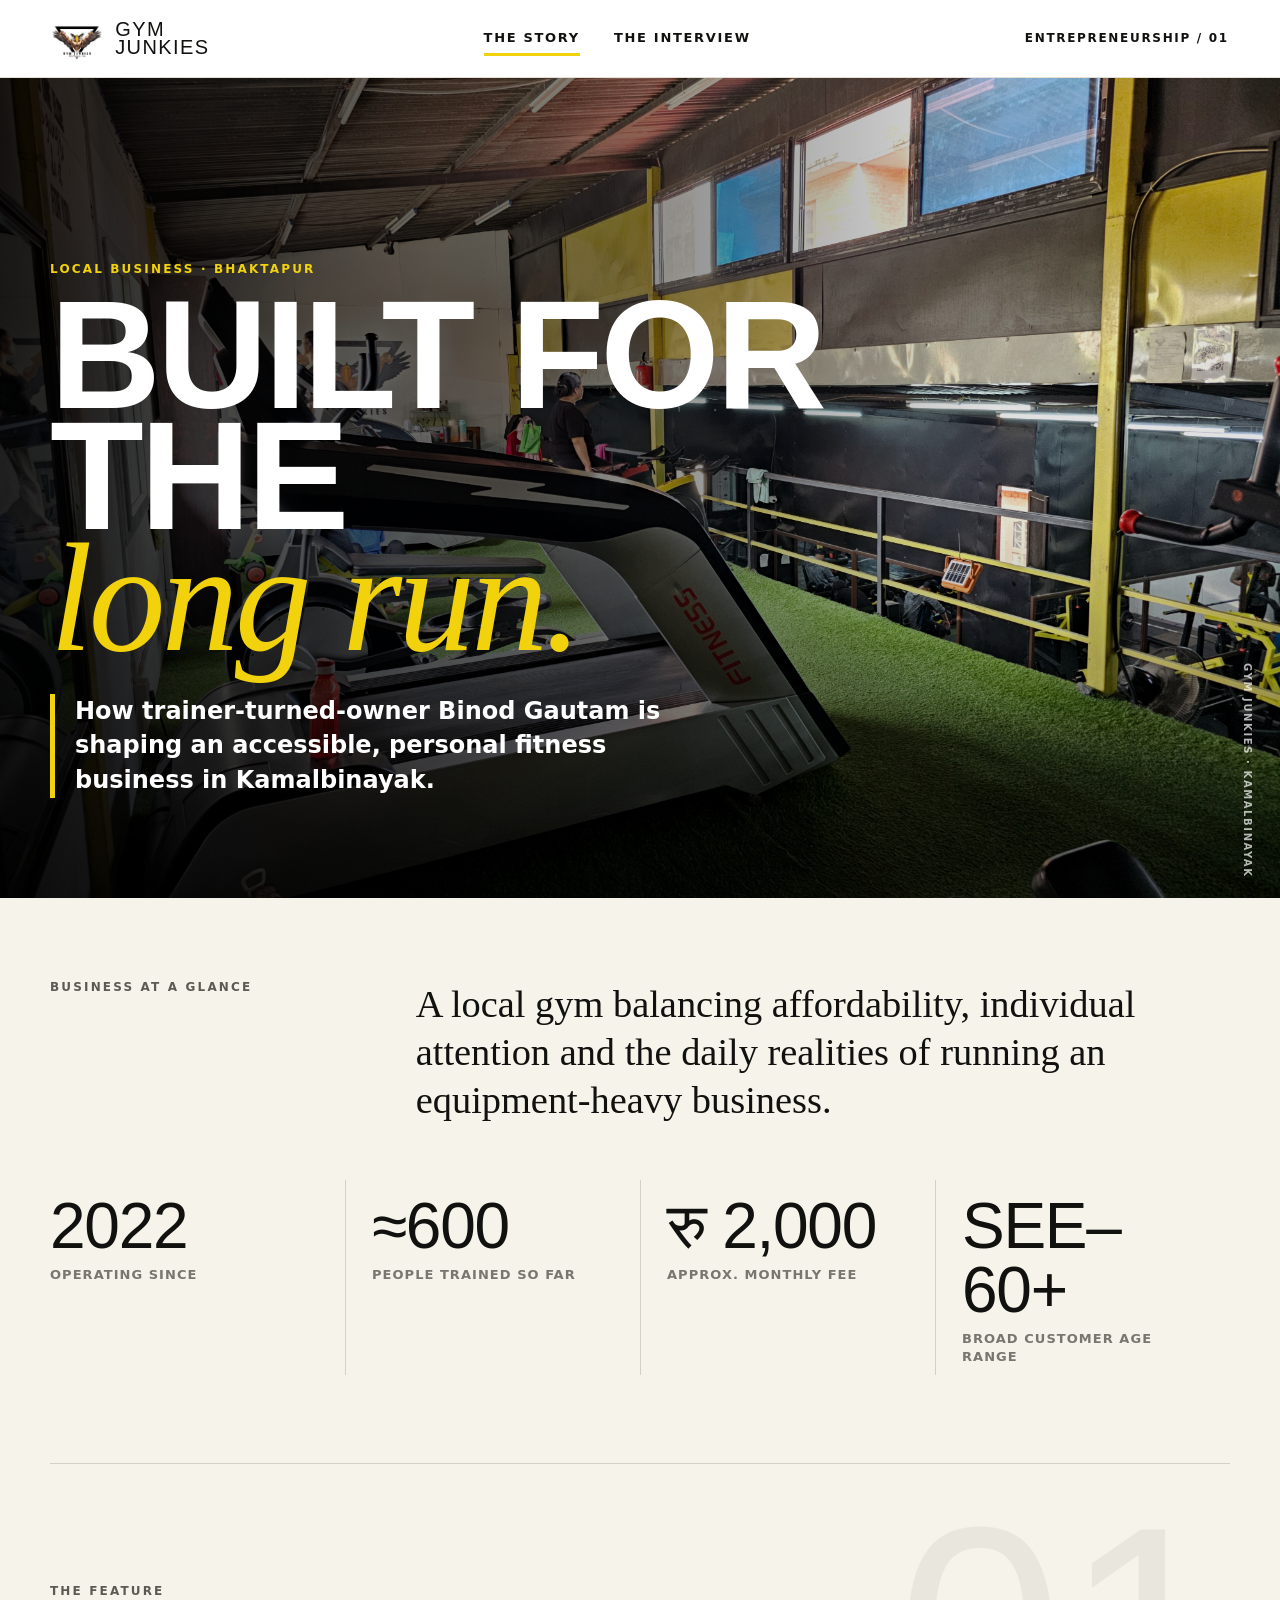
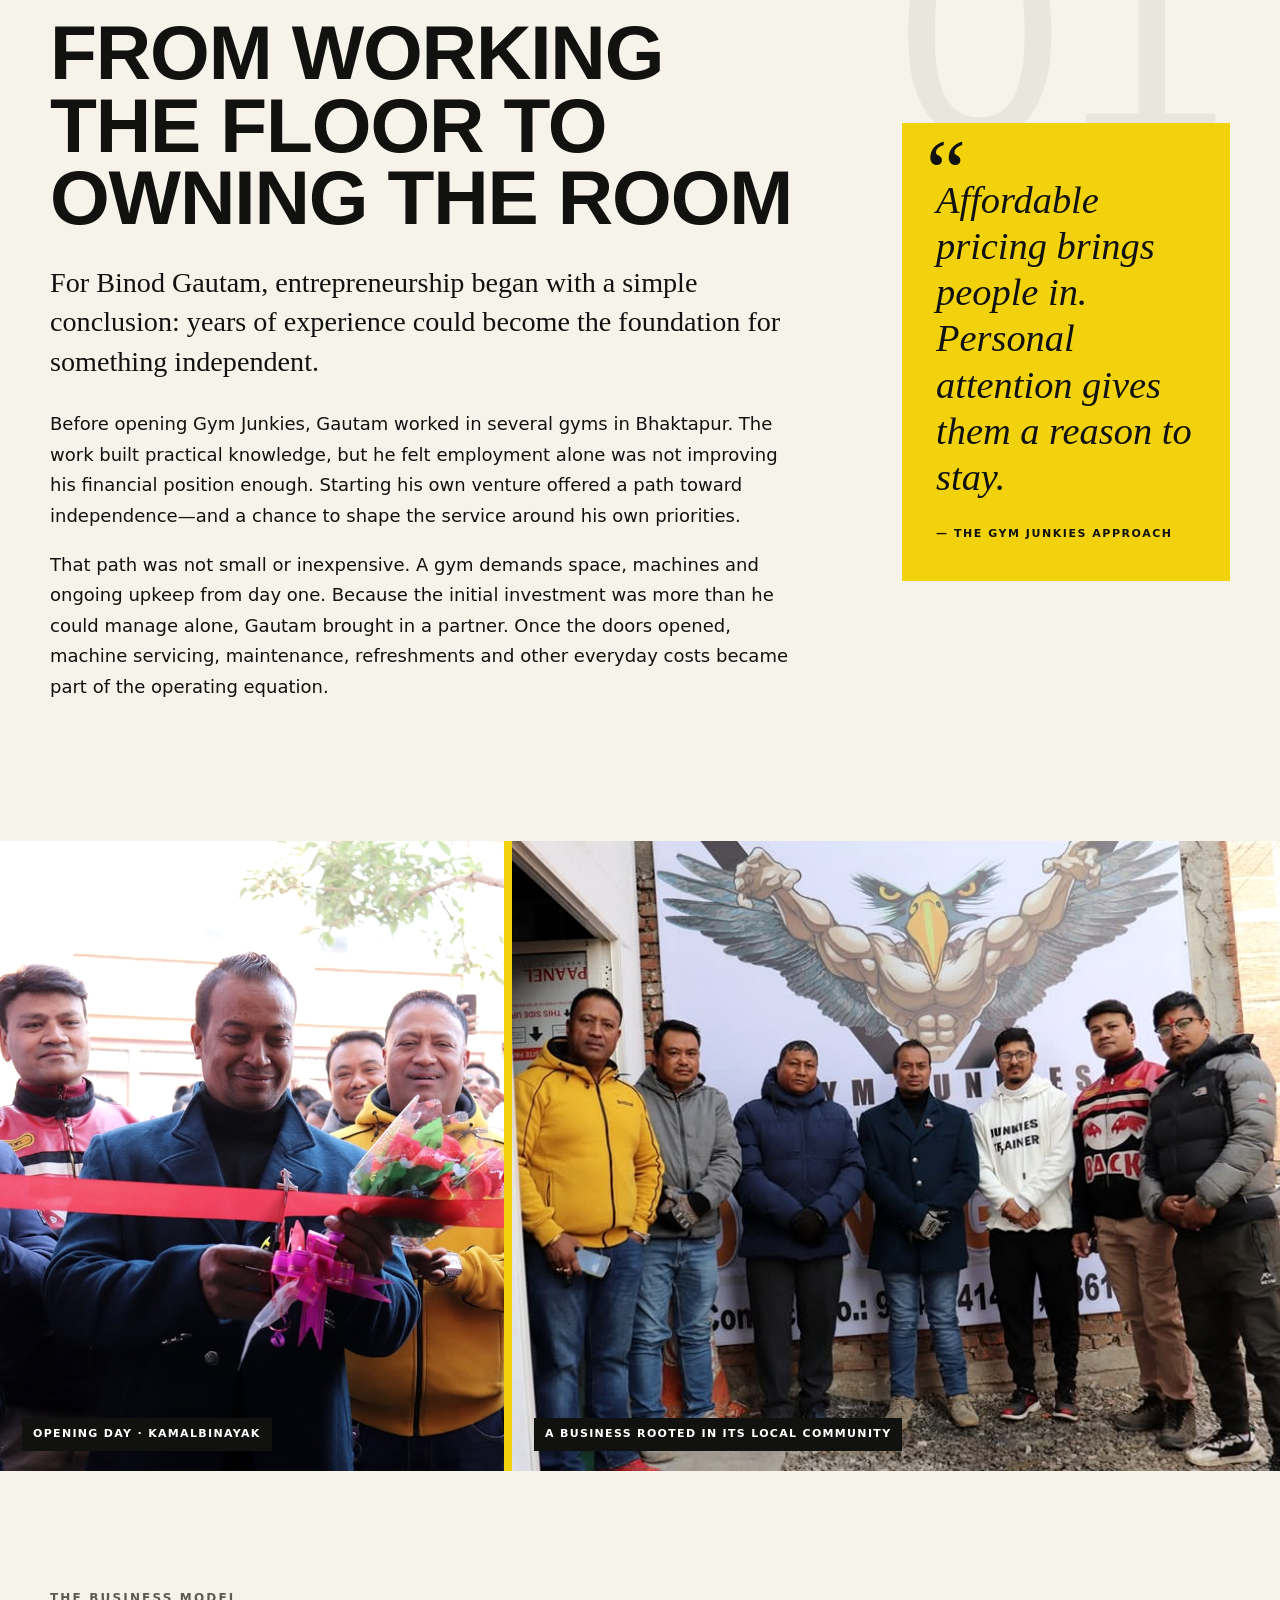
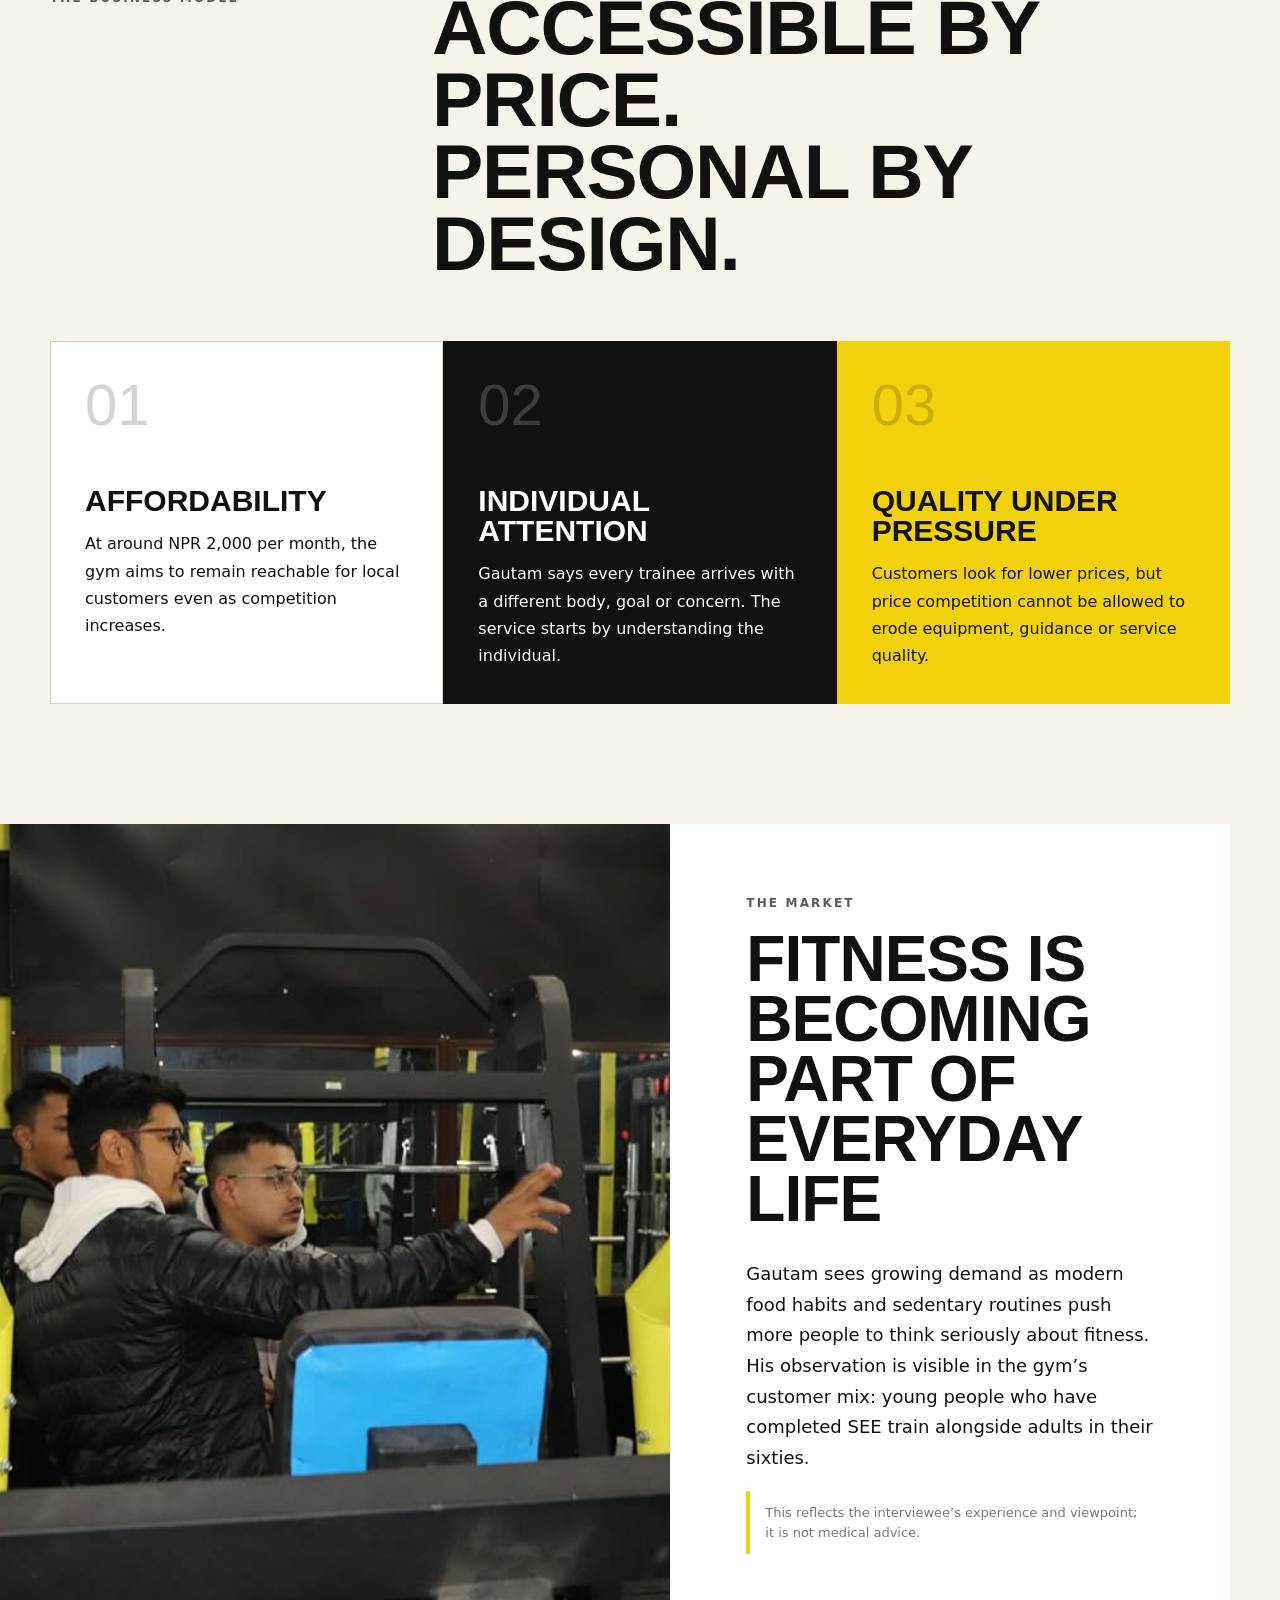
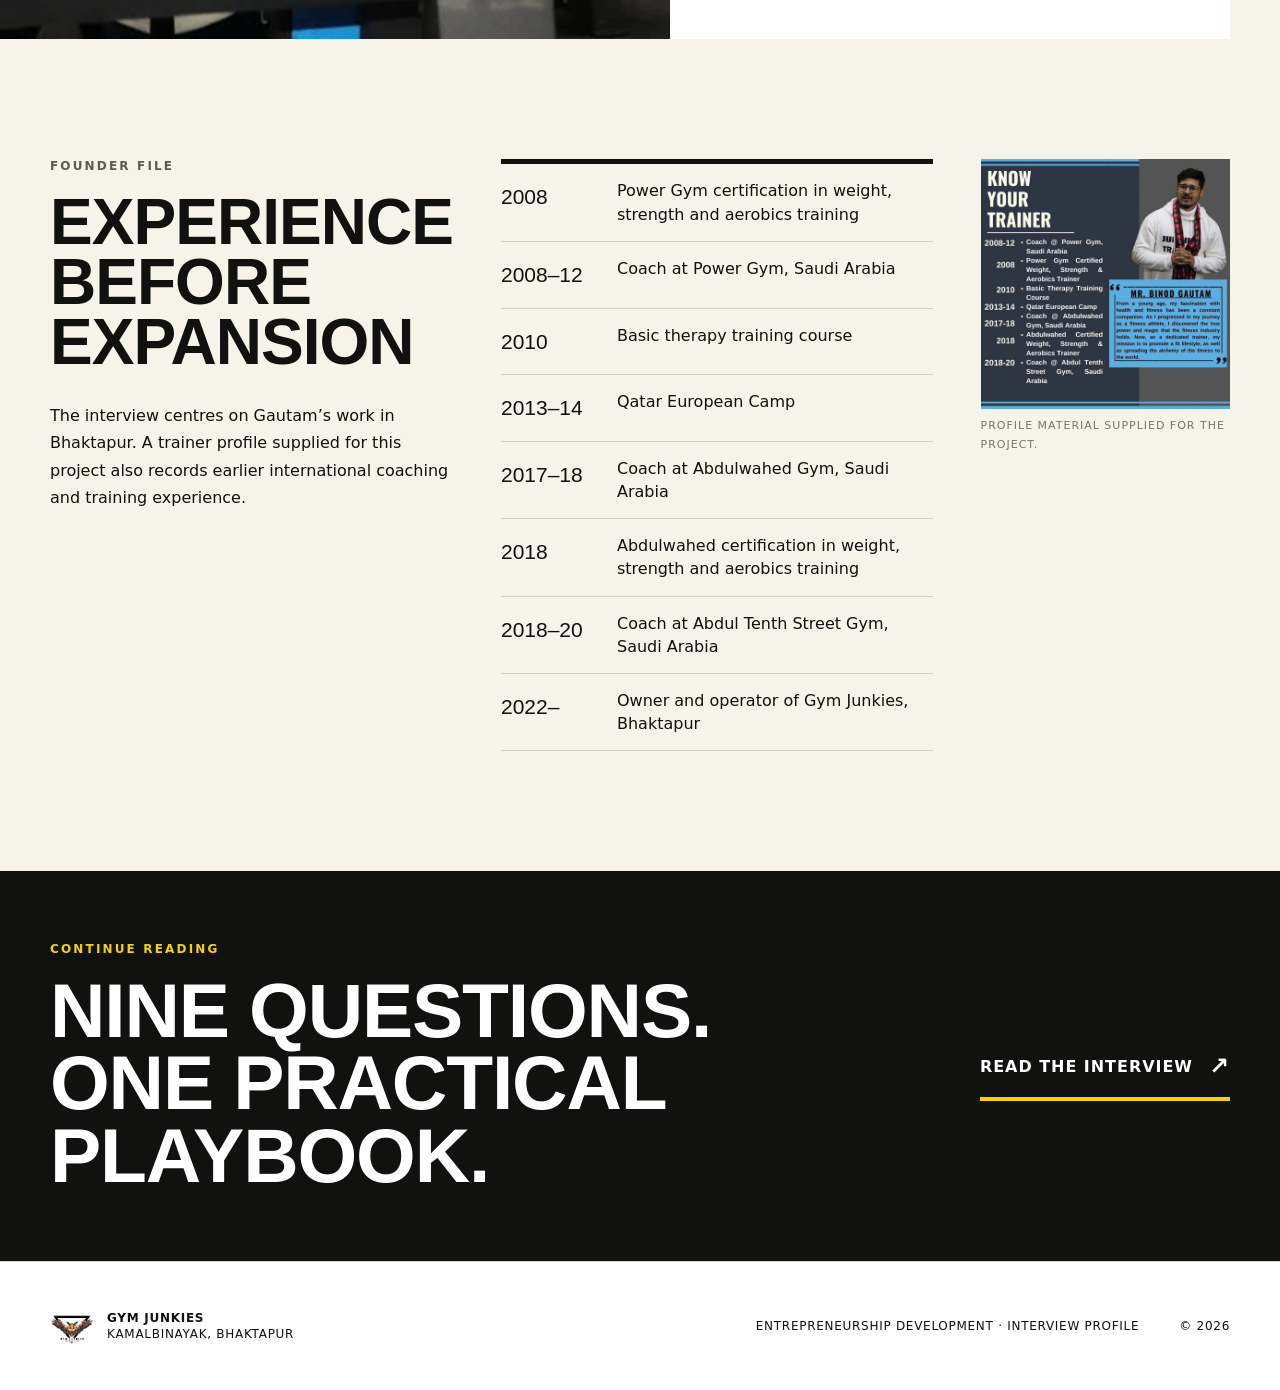
<file: index.html>
<!doctype html>
<html lang="en">
<head>
  <meta charset="utf-8">
  <meta name="viewport" content="width=device-width, initial-scale=1">
  <meta name="description" content="An entrepreneurship profile of Gym Junkies and founder Binod Gautam in Kamalbinayak, Bhaktapur.">
  <meta name="theme-color" content="#f2d20c">
  <title>Gym Junkies — Built for the Long Run</title>
  <link rel="icon" href="assets/logo.jpg" type="image/jpeg">
  <link rel="stylesheet" href="styles.css">
  <script src="script.js" defer></script>
</head>
<body data-page="story">
  <a class="skip-link" href="#main">Skip to content</a>

  <header class="site-header">
    <a class="brand" href="index.html" aria-label="Gym Junkies magazine home">
      <img src="assets/logo.jpg" alt="Gym Junkies eagle logo" width="52" height="52">
      <span>GYM<br>JUNKIES</span>
    </a>
    <button class="menu-button" type="button" aria-expanded="false" aria-controls="site-nav">Menu</button>
    <nav class="site-nav" id="site-nav" aria-label="Main navigation">
      <a href="index.html" data-nav="story">The Story</a>
      <a href="interview.html" data-nav="interview">The Interview</a>
    </nav>
    <span class="issue-tag">ENTREPRENEURSHIP / 01</span>
  </header>

  <main id="main">
    <section class="hero">
      <img class="hero-image" src="assets/gym-interior.jpg" alt="Cardio and strength equipment inside Gym Junkies">
      <div class="hero-shade"></div>
      <div class="hero-copy wrap">
        <p class="eyebrow on-dark">LOCAL BUSINESS · BHAKTAPUR</p>
        <h1>Built for the<br><em>long run.</em></h1>
        <p class="hero-deck">How trainer-turned-owner Binod Gautam is shaping an accessible, personal fitness business in Kamalbinayak.</p>
      </div>
      <p class="hero-credit">GYM JUNKIES · KAMALBINAYAK</p>
    </section>

    <section class="snapshot wrap" aria-label="Business snapshot">
      <div class="snapshot-intro reveal">
        <p class="eyebrow">BUSINESS AT A GLANCE</p>
        <p>A local gym balancing affordability, individual attention and the daily realities of running an equipment-heavy business.</p>
      </div>
      <dl class="stats">
        <div class="reveal"><dt>2022</dt><dd>Operating since</dd></div>
        <div class="reveal"><dt>≈600</dt><dd>People trained so far</dd></div>
        <div class="reveal"><dt>रु 2,000</dt><dd>Approx. monthly fee</dd></div>
        <div class="reveal"><dt>SEE–60+</dt><dd>Broad customer age range</dd></div>
      </dl>
    </section>

    <section class="lead-story wrap">
      <div class="story-number" aria-hidden="true">01</div>
      <article class="story-copy reveal">
        <p class="eyebrow">THE FEATURE</p>
        <h2>From working the floor to owning the room</h2>
        <p class="standfirst">For Binod Gautam, entrepreneurship began with a simple conclusion: years of experience could become the foundation for something independent.</p>
        <p>Before opening Gym Junkies, Gautam worked in several gyms in Bhaktapur. The work built practical knowledge, but he felt employment alone was not improving his financial position enough. Starting his own venture offered a path toward independence—and a chance to shape the service around his own priorities.</p>
        <p>That path was not small or inexpensive. A gym demands space, machines and ongoing upkeep from day one. Because the initial investment was more than he could manage alone, Gautam brought in a partner. Once the doors opened, machine servicing, maintenance, refreshments and other everyday costs became part of the operating equation.</p>
      </article>
      <aside class="pull-quote reveal">
        <span class="quote-mark" aria-hidden="true">“</span>
        <blockquote>Affordable pricing brings people in. Personal attention gives them a reason to stay.</blockquote>
        <p>— THE GYM JUNKIES APPROACH</p>
      </aside>
    </section>

    <section class="photo-band" aria-label="Gym Junkies opening and community">
      <figure class="reveal">
        <img src="assets/opening.jpg" alt="Ribbon-cutting ceremony at Gym Junkies" loading="lazy">
        <figcaption>Opening day · Kamalbinayak</figcaption>
      </figure>
      <figure class="reveal">
        <img src="assets/community.jpg" alt="Guests gathered beside the Gym Junkies sign" loading="lazy">
        <figcaption>A business rooted in its local community</figcaption>
      </figure>
    </section>

    <section class="business-model wrap">
      <header class="section-heading reveal">
        <p class="eyebrow">THE BUSINESS MODEL</p>
        <h2>Accessible by price.<br>Personal by design.</h2>
      </header>
      <div class="model-grid">
        <article class="model-card reveal">
          <span>01</span>
          <h3>Affordability</h3>
          <p>At around NPR 2,000 per month, the gym aims to remain reachable for local customers even as competition increases.</p>
        </article>
        <article class="model-card dark reveal">
          <span>02</span>
          <h3>Individual attention</h3>
          <p>Gautam says every trainee arrives with a different body, goal or concern. The service starts by understanding the individual.</p>
        </article>
        <article class="model-card yellow reveal">
          <span>03</span>
          <h3>Quality under pressure</h3>
          <p>Customers look for lower prices, but price competition cannot be allowed to erode equipment, guidance or service quality.</p>
        </article>
      </div>
    </section>

    <section class="market wrap">
      <div class="market-image reveal">
        <img src="assets/training-floor.jpg" alt="A trainer guiding people among gym machines" loading="lazy">
      </div>
      <div class="market-copy reveal">
        <p class="eyebrow">THE MARKET</p>
        <h2>Fitness is becoming part of everyday life</h2>
        <p>Gautam sees growing demand as modern food habits and sedentary routines push more people to think seriously about fitness. His observation is visible in the gym’s customer mix: young people who have completed SEE train alongside adults in their sixties.</p>
        <p class="note">This reflects the interviewee’s experience and viewpoint; it is not medical advice.</p>
      </div>
    </section>

    <section class="founder wrap">
      <div class="founder-heading reveal">
        <p class="eyebrow">FOUNDER FILE</p>
        <h2>Experience before expansion</h2>
        <p>The interview centres on Gautam’s work in Bhaktapur. A trainer profile supplied for this project also records earlier international coaching and training experience.</p>
      </div>
      <div class="timeline reveal" aria-label="Selected experience">
        <div><time>2008</time><p>Power Gym certification in weight, strength and aerobics training</p></div>
        <div><time>2008–12</time><p>Coach at Power Gym, Saudi Arabia</p></div>
        <div><time>2010</time><p>Basic therapy training course</p></div>
        <div><time>2013–14</time><p>Qatar European Camp</p></div>
        <div><time>2017–18</time><p>Coach at Abdulwahed Gym, Saudi Arabia</p></div>
        <div><time>2018</time><p>Abdulwahed certification in weight, strength and aerobics training</p></div>
        <div><time>2018–20</time><p>Coach at Abdul Tenth Street Gym, Saudi Arabia</p></div>
        <div><time>2022–</time><p>Owner and operator of Gym Junkies, Bhaktapur</p></div>
      </div>
      <figure class="profile-card reveal">
        <img src="assets/founder-profile.webp" alt="Trainer profile of Binod Gautam" loading="lazy">
        <figcaption>Profile material supplied for the project.</figcaption>
      </figure>
    </section>

    <section class="next-page">
      <div class="wrap next-inner reveal">
        <div>
          <p class="eyebrow on-dark">CONTINUE READING</p>
          <h2>Nine questions.<br>One practical playbook.</h2>
        </div>
        <a class="arrow-link" href="interview.html">Read the interview <span aria-hidden="true">↗</span></a>
      </div>
    </section>
  </main>

  <footer class="site-footer">
    <div class="wrap footer-inner">
      <div class="footer-brand">
        <img src="assets/logo.jpg" alt="" width="44" height="44">
        <p><strong>GYM JUNKIES</strong><br>Kamalbinayak, Bhaktapur</p>
      </div>
      <p>Entrepreneurship Development · Interview profile</p>
      <p>© <span data-year></span></p>
    </div>
  </footer>
</body>
</html>
</file>
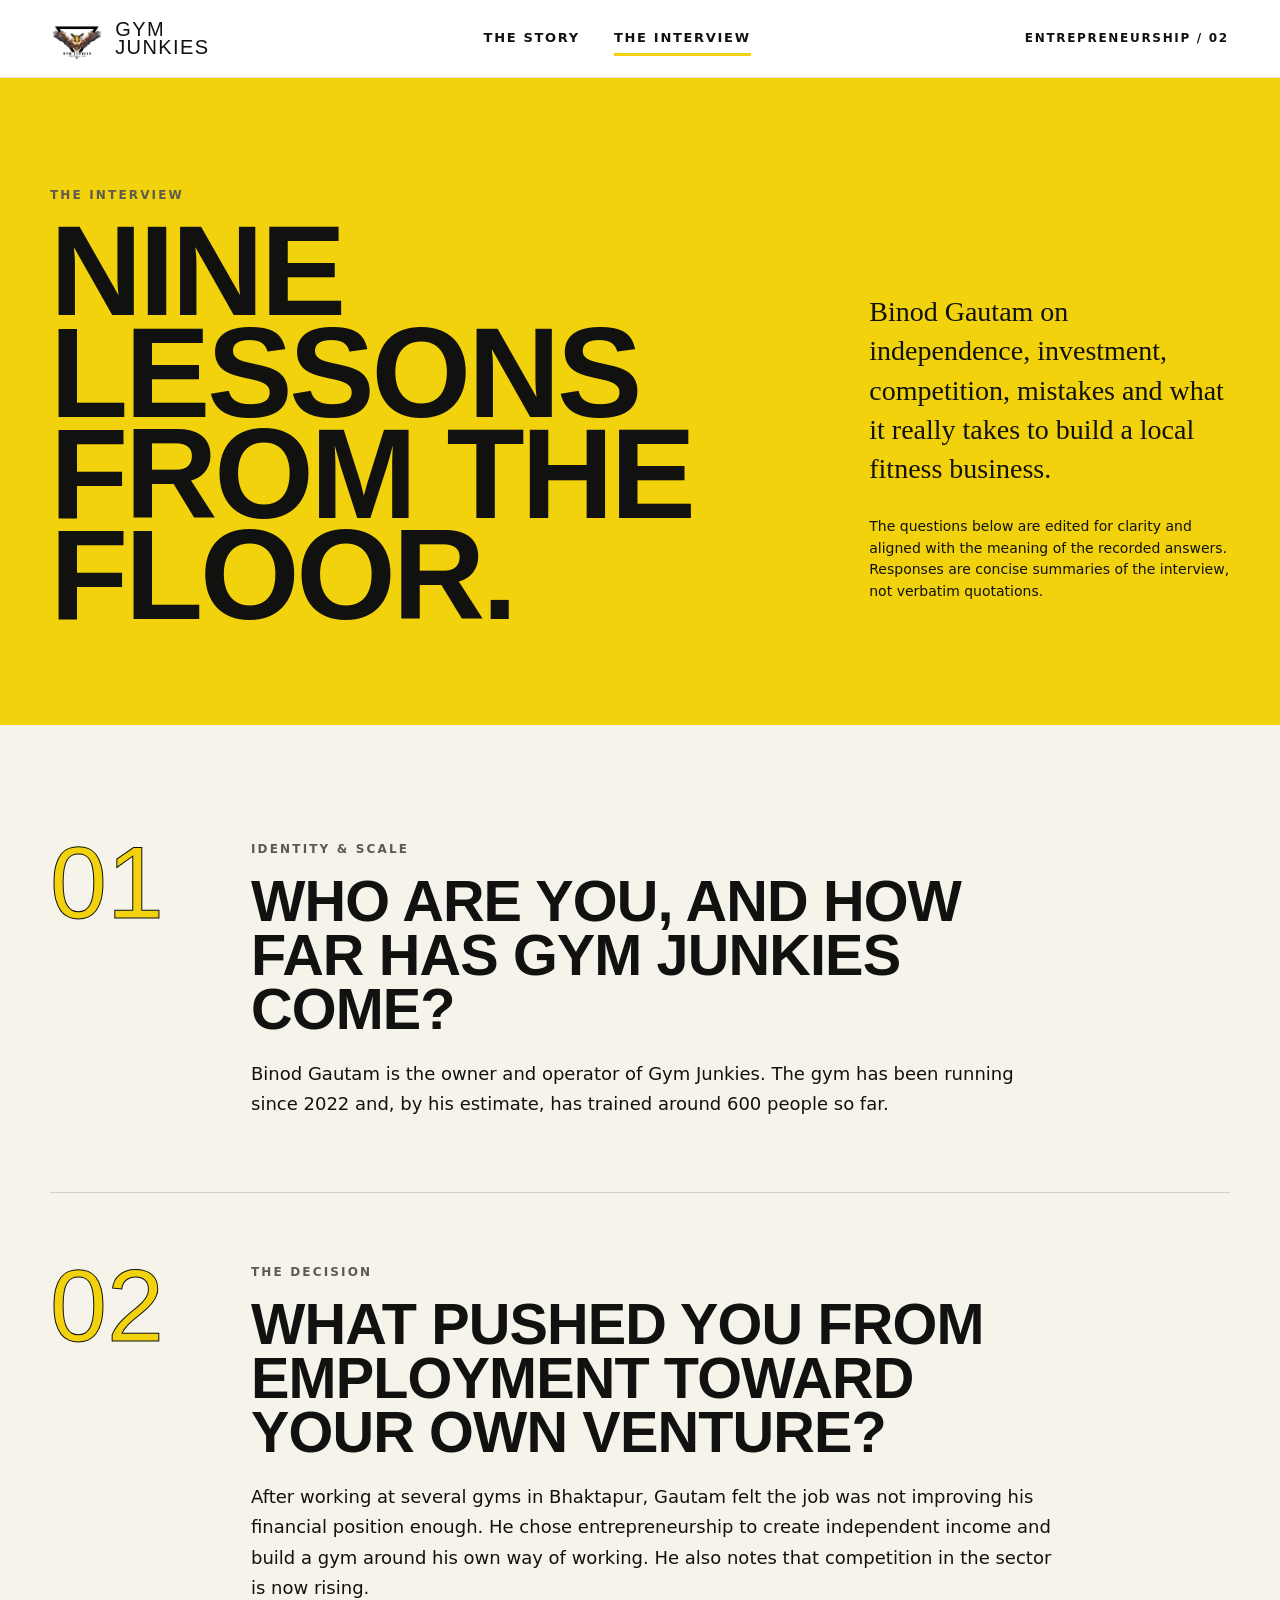
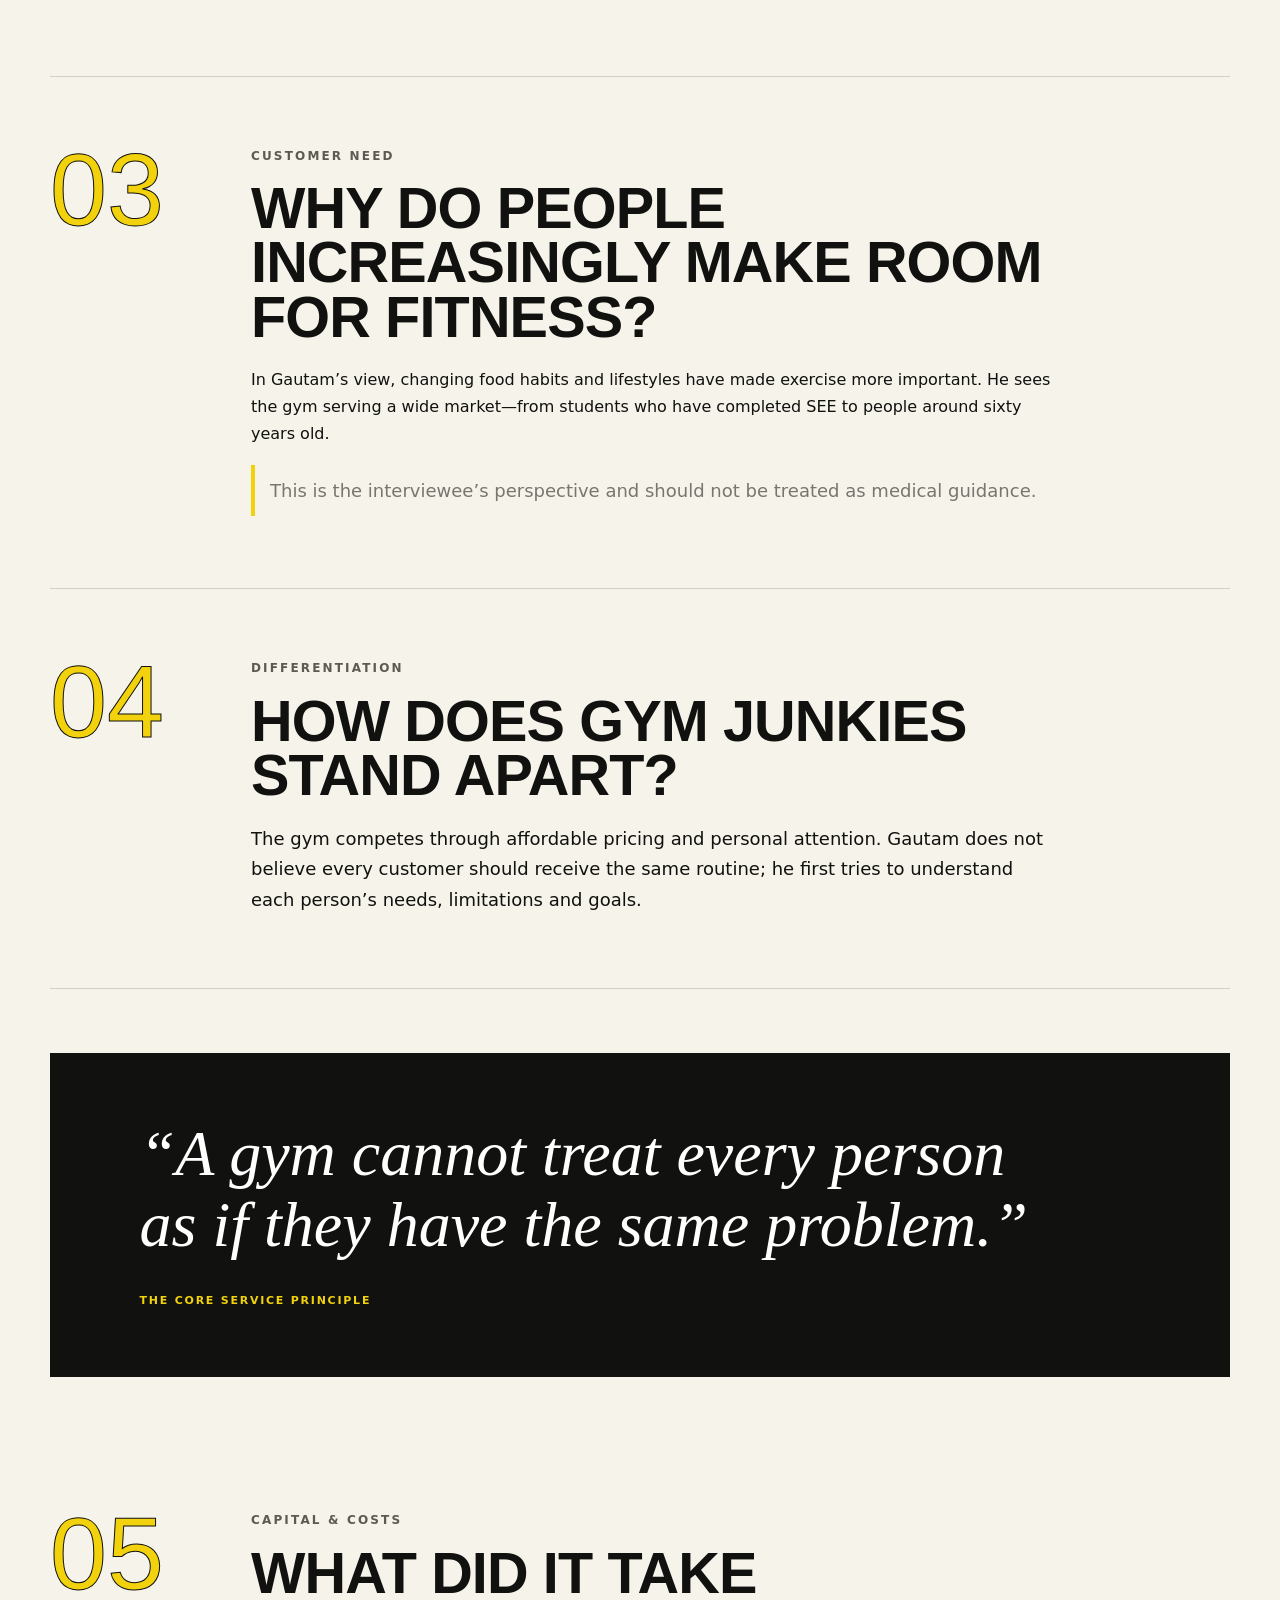
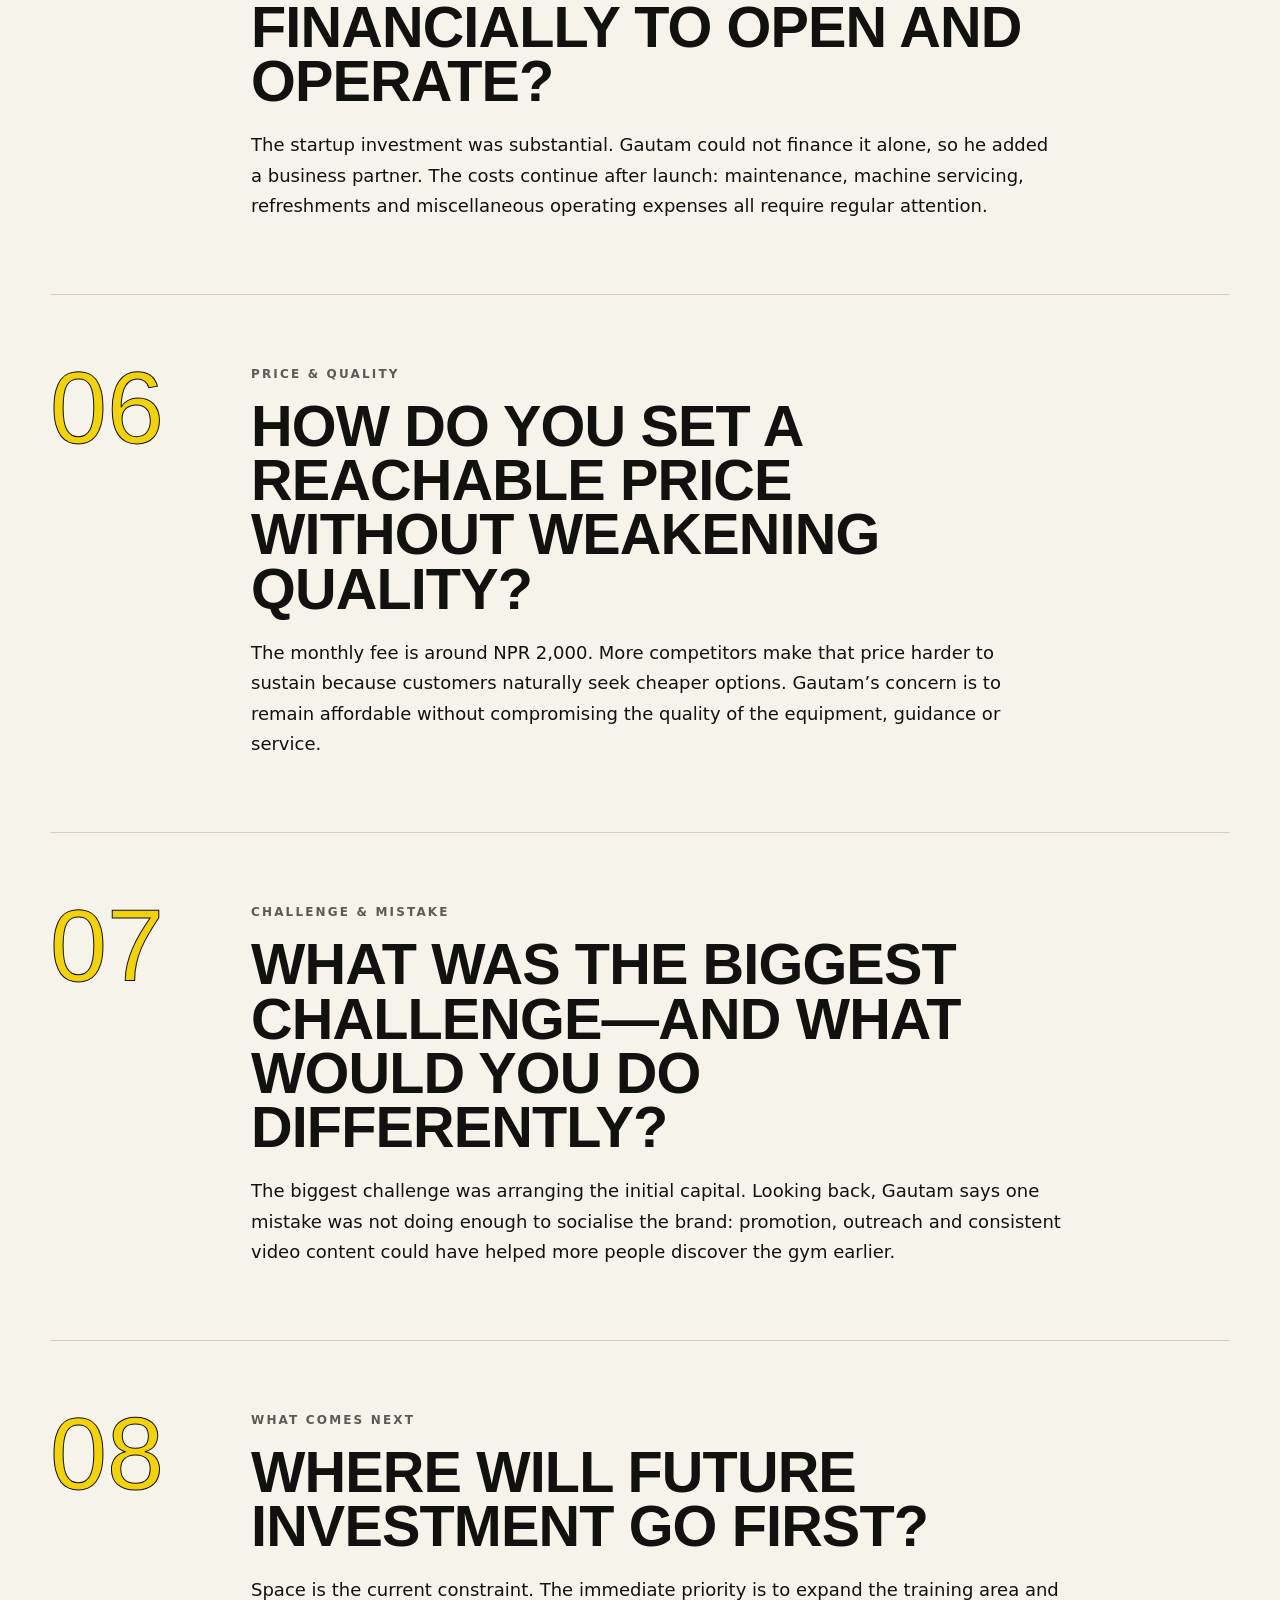
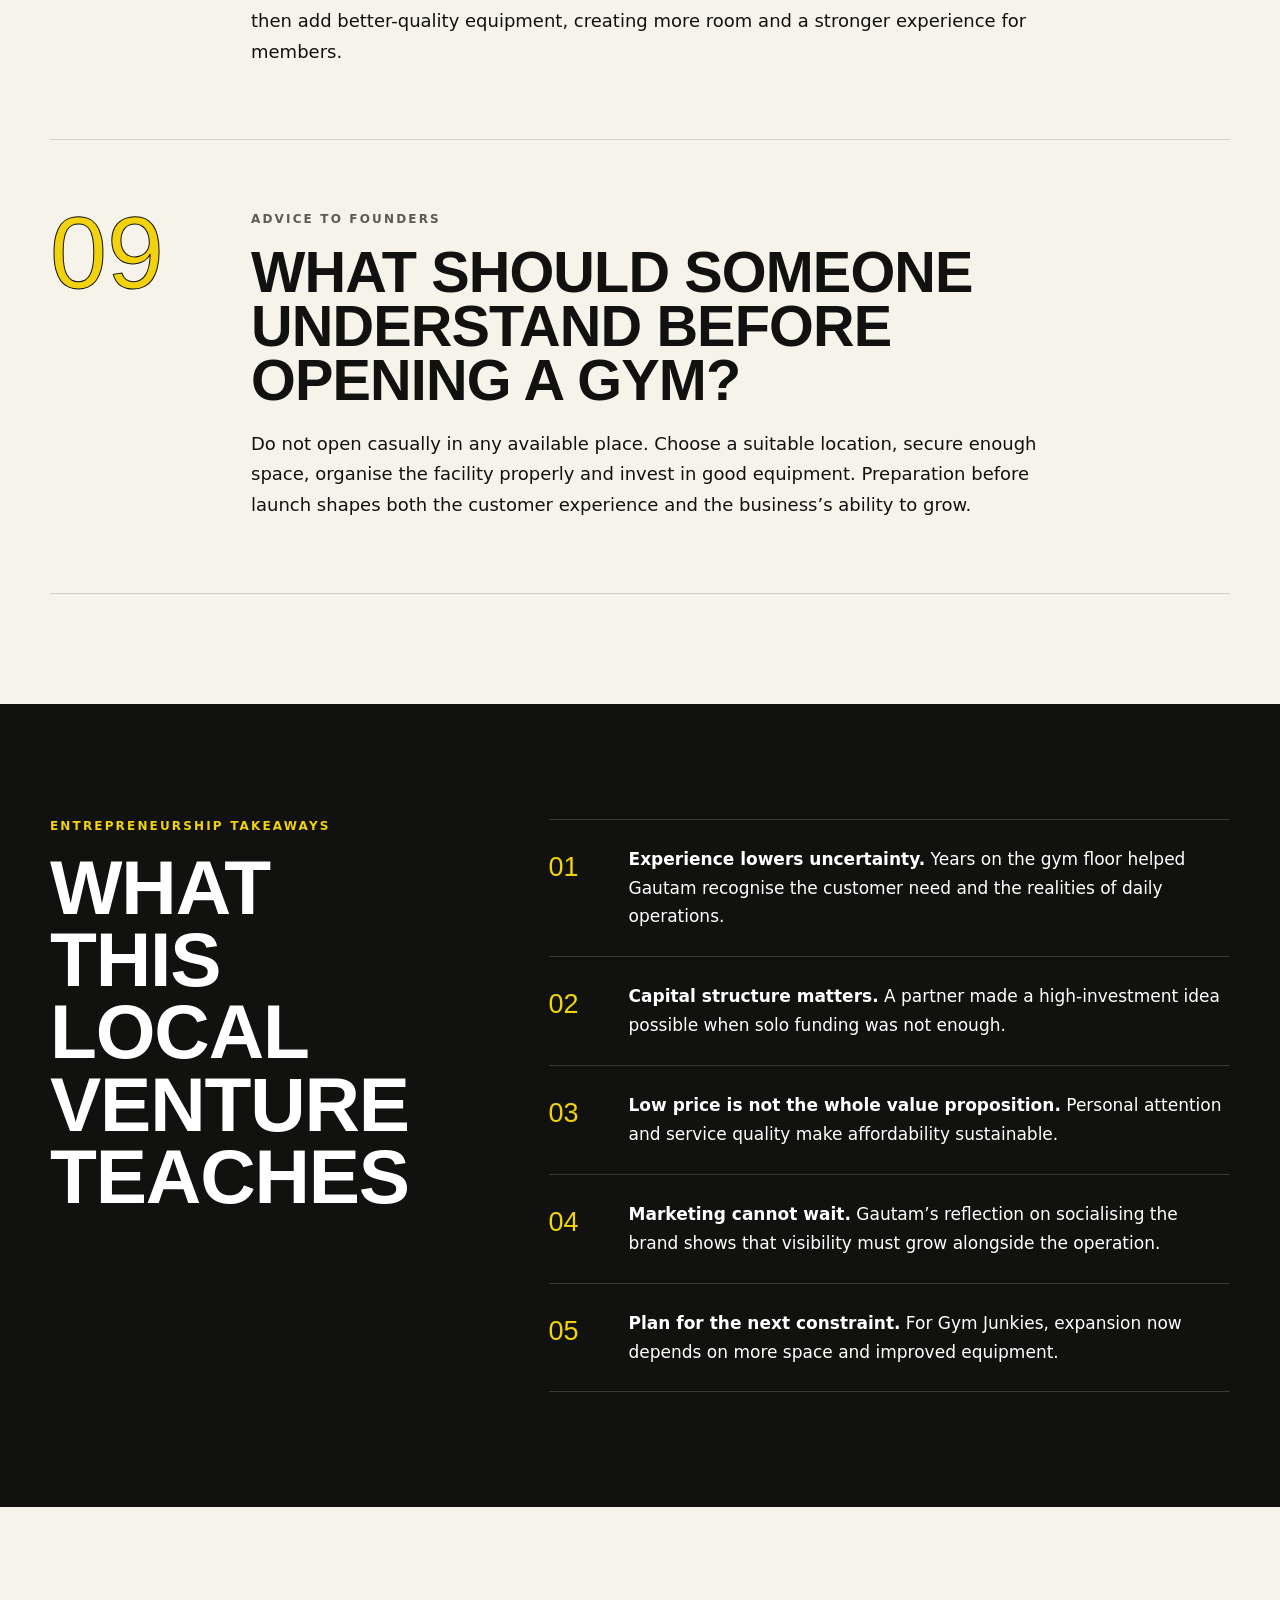
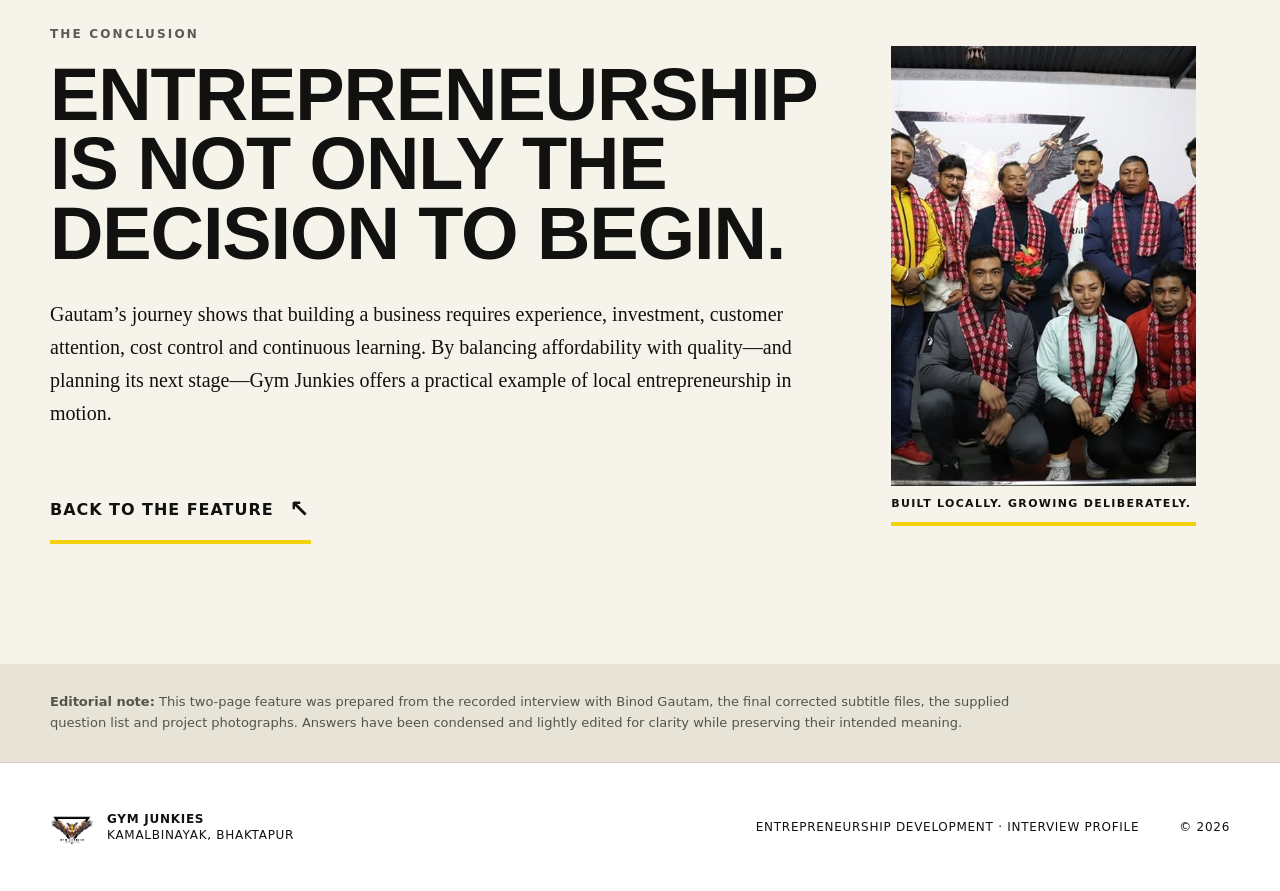
<file: interview.html>
<!doctype html>
<html lang="en">
<head>
  <meta charset="utf-8">
  <meta name="viewport" content="width=device-width, initial-scale=1">
  <meta name="description" content="Nine entrepreneurship lessons from Gym Junkies owner Binod Gautam.">
  <meta name="theme-color" content="#f2d20c">
  <title>The Interview — Gym Junkies</title>
  <link rel="icon" href="assets/logo.jpg" type="image/jpeg">
  <link rel="stylesheet" href="styles.css">
  <script src="script.js" defer></script>
</head>
<body data-page="interview">
  <a class="skip-link" href="#main">Skip to content</a>

  <header class="site-header">
    <a class="brand" href="index.html" aria-label="Gym Junkies magazine home">
      <img src="assets/logo.jpg" alt="Gym Junkies eagle logo" width="52" height="52">
      <span>GYM<br>JUNKIES</span>
    </a>
    <button class="menu-button" type="button" aria-expanded="false" aria-controls="site-nav">Menu</button>
    <nav class="site-nav" id="site-nav" aria-label="Main navigation">
      <a href="index.html" data-nav="story">The Story</a>
      <a href="interview.html" data-nav="interview">The Interview</a>
    </nav>
    <span class="issue-tag">ENTREPRENEURSHIP / 02</span>
  </header>

  <main id="main">
    <section class="interview-hero">
      <div class="wrap interview-hero-grid">
        <div class="reveal">
          <p class="eyebrow">THE INTERVIEW</p>
          <h1>Nine lessons<br>from the floor.</h1>
        </div>
        <div class="interview-intro reveal">
          <p class="standfirst">Binod Gautam on independence, investment, competition, mistakes and what it really takes to build a local fitness business.</p>
          <p>The questions below are edited for clarity and aligned with the meaning of the recorded answers. Responses are concise summaries of the interview, not verbatim quotations.</p>
        </div>
      </div>
    </section>

    <section class="interview-list wrap" aria-label="Interview questions and answers">
      <article class="qa reveal">
        <div class="qa-number">01</div>
        <div class="qa-body">
          <p class="eyebrow">IDENTITY & SCALE</p>
          <h2>Who are you, and how far has Gym Junkies come?</h2>
          <p>Binod Gautam is the owner and operator of Gym Junkies. The gym has been running since 2022 and, by his estimate, has trained around 600 people so far.</p>
        </div>
      </article>

      <article class="qa reveal">
        <div class="qa-number">02</div>
        <div class="qa-body">
          <p class="eyebrow">THE DECISION</p>
          <h2>What pushed you from employment toward your own venture?</h2>
          <p>After working at several gyms in Bhaktapur, Gautam felt the job was not improving his financial position enough. He chose entrepreneurship to create independent income and build a gym around his own way of working. He also notes that competition in the sector is now rising.</p>
        </div>
      </article>

      <article class="qa reveal">
        <div class="qa-number">03</div>
        <div class="qa-body">
          <p class="eyebrow">CUSTOMER NEED</p>
          <h2>Why do people increasingly make room for fitness?</h2>
          <p>In Gautam’s view, changing food habits and lifestyles have made exercise more important. He sees the gym serving a wide market—from students who have completed SEE to people around sixty years old.</p>
          <p class="note">This is the interviewee’s perspective and should not be treated as medical guidance.</p>
        </div>
      </article>

      <article class="qa reveal">
        <div class="qa-number">04</div>
        <div class="qa-body">
          <p class="eyebrow">DIFFERENTIATION</p>
          <h2>How does Gym Junkies stand apart?</h2>
          <p>The gym competes through affordable pricing and personal attention. Gautam does not believe every customer should receive the same routine; he first tries to understand each person’s needs, limitations and goals.</p>
        </div>
      </article>

      <aside class="mid-quote reveal">
        <p>“A gym cannot treat every person as if they have the same problem.”</p>
        <span>THE CORE SERVICE PRINCIPLE</span>
      </aside>

      <article class="qa reveal">
        <div class="qa-number">05</div>
        <div class="qa-body">
          <p class="eyebrow">CAPITAL & COSTS</p>
          <h2>What did it take financially to open and operate?</h2>
          <p>The startup investment was substantial. Gautam could not finance it alone, so he added a business partner. The costs continue after launch: maintenance, machine servicing, refreshments and miscellaneous operating expenses all require regular attention.</p>
        </div>
      </article>

      <article class="qa reveal">
        <div class="qa-number">06</div>
        <div class="qa-body">
          <p class="eyebrow">PRICE & QUALITY</p>
          <h2>How do you set a reachable price without weakening quality?</h2>
          <p>The monthly fee is around NPR 2,000. More competitors make that price harder to sustain because customers naturally seek cheaper options. Gautam’s concern is to remain affordable without compromising the quality of the equipment, guidance or service.</p>
        </div>
      </article>

      <article class="qa reveal">
        <div class="qa-number">07</div>
        <div class="qa-body">
          <p class="eyebrow">CHALLENGE & MISTAKE</p>
          <h2>What was the biggest challenge—and what would you do differently?</h2>
          <p>The biggest challenge was arranging the initial capital. Looking back, Gautam says one mistake was not doing enough to socialise the brand: promotion, outreach and consistent video content could have helped more people discover the gym earlier.</p>
        </div>
      </article>

      <article class="qa reveal">
        <div class="qa-number">08</div>
        <div class="qa-body">
          <p class="eyebrow">WHAT COMES NEXT</p>
          <h2>Where will future investment go first?</h2>
          <p>Space is the current constraint. The immediate priority is to expand the training area and then add better-quality equipment, creating more room and a stronger experience for members.</p>
        </div>
      </article>

      <article class="qa reveal">
        <div class="qa-number">09</div>
        <div class="qa-body">
          <p class="eyebrow">ADVICE TO FOUNDERS</p>
          <h2>What should someone understand before opening a gym?</h2>
          <p>Do not open casually in any available place. Choose a suitable location, secure enough space, organise the facility properly and invest in good equipment. Preparation before launch shapes both the customer experience and the business’s ability to grow.</p>
        </div>
      </article>
    </section>

    <section class="lessons">
      <div class="wrap lessons-grid">
        <header class="reveal">
          <p class="eyebrow on-dark">ENTREPRENEURSHIP TAKEAWAYS</p>
          <h2>What this local venture teaches</h2>
        </header>
        <ol class="lesson-list">
          <li class="reveal"><span>01</span><p><strong>Experience lowers uncertainty.</strong> Years on the gym floor helped Gautam recognise the customer need and the realities of daily operations.</p></li>
          <li class="reveal"><span>02</span><p><strong>Capital structure matters.</strong> A partner made a high-investment idea possible when solo funding was not enough.</p></li>
          <li class="reveal"><span>03</span><p><strong>Low price is not the whole value proposition.</strong> Personal attention and service quality make affordability sustainable.</p></li>
          <li class="reveal"><span>04</span><p><strong>Marketing cannot wait.</strong> Gautam’s reflection on socialising the brand shows that visibility must grow alongside the operation.</p></li>
          <li class="reveal"><span>05</span><p><strong>Plan for the next constraint.</strong> For Gym Junkies, expansion now depends on more space and improved equipment.</p></li>
        </ol>
      </div>
    </section>

    <section class="closing wrap">
      <div class="closing-copy reveal">
        <p class="eyebrow">THE CONCLUSION</p>
        <h2>Entrepreneurship is not only the decision to begin.</h2>
        <p>Gautam’s journey shows that building a business requires experience, investment, customer attention, cost control and continuous learning. By balancing affordability with quality—and planning its next stage—Gym Junkies offers a practical example of local entrepreneurship in motion.</p>
        <a class="arrow-link dark-link" href="index.html">Back to the feature <span aria-hidden="true">↖</span></a>
      </div>
      <figure class="closing-image reveal">
        <img src="assets/team.jpg" alt="Gym Junkies team and guests inside the gym" loading="lazy">
        <figcaption>Built locally. Growing deliberately.</figcaption>
      </figure>
    </section>

    <section class="source-note">
      <div class="wrap">
        <p><strong>Editorial note:</strong> This two-page feature was prepared from the recorded interview with Binod Gautam, the final corrected subtitle files, the supplied question list and project photographs. Answers have been condensed and lightly edited for clarity while preserving their intended meaning.</p>
      </div>
    </section>
  </main>

  <footer class="site-footer">
    <div class="wrap footer-inner">
      <div class="footer-brand">
        <img src="assets/logo.jpg" alt="" width="44" height="44">
        <p><strong>GYM JUNKIES</strong><br>Kamalbinayak, Bhaktapur</p>
      </div>
      <p>Entrepreneurship Development · Interview profile</p>
      <p>© <span data-year></span></p>
    </div>
  </footer>
</body>
</html>
</file>
<file: styles.css>
:root {
  --ink: #11110f;
  --paper: #f5f3ea;
  --white: #fff;
  --yellow: #f2d20c;
  --muted: #77766f;
  --line: #d4d0c3;
  --display: Impact, Haettenschweiler, "Arial Narrow Bold", sans-serif;
  --sans: Inter, ui-sans-serif, system-ui, -apple-system, BlinkMacSystemFont, "Segoe UI", sans-serif;
  --serif: Georgia, "Times New Roman", serif;
}

* { box-sizing: border-box; }
html { scroll-behavior: smooth; }
body {
  margin: 0;
  color: var(--ink);
  background: var(--paper);
  font-family: var(--sans);
  font-size: 16px;
  line-height: 1.7;
}
img { display: block; max-width: 100%; }
a { color: inherit; }
button { font: inherit; }
.wrap { width: min(1180px, calc(100% - 40px)); margin-inline: auto; }
.skip-link { position: fixed; top: 10px; left: 10px; z-index: 100; transform: translateY(-160%); background: var(--yellow); padding: 10px 16px; font-weight: 800; }
.skip-link:focus { transform: translateY(0); }

.site-header {
  min-height: 78px;
  display: grid;
  grid-template-columns: auto 1fr auto;
  align-items: center;
  gap: 36px;
  padding: 10px clamp(20px, 4vw, 64px);
  background: var(--white);
  border-bottom: 1px solid #e4e0d5;
  position: relative;
  z-index: 20;
}
.brand { display: inline-flex; align-items: center; gap: 12px; text-decoration: none; font-family: var(--display); font-size: 20px; line-height: .86; letter-spacing: .07em; }
.brand img { width: 52px; height: 52px; object-fit: contain; }
.site-nav { display: flex; justify-self: center; gap: 34px; }
.site-nav a { position: relative; text-decoration: none; text-transform: uppercase; font-size: 13px; letter-spacing: .13em; font-weight: 800; padding: 8px 0; }
.site-nav a::after { content: ""; position: absolute; left: 0; right: 100%; bottom: 2px; height: 3px; background: var(--yellow); transition: right .2s ease; }
.site-nav a:hover::after, .site-nav a[aria-current="page"]::after { right: 0; }
.issue-tag { font-size: 12px; letter-spacing: .14em; font-weight: 800; }
.menu-button { display: none; border: 0; background: var(--ink); color: var(--white); padding: 9px 13px; text-transform: uppercase; font-weight: 800; letter-spacing: .08em; }

.hero { min-height: min(820px, calc(100vh - 78px)); position: relative; display: grid; align-items: end; overflow: hidden; background: var(--ink); color: var(--white); }
.hero-image, .hero-shade { position: absolute; inset: 0; width: 100%; height: 100%; }
.hero-image { object-fit: cover; object-position: 50% 54%; filter: saturate(.84) contrast(1.08); }
.hero-shade { background: linear-gradient(90deg, rgba(0,0,0,.88) 0%, rgba(0,0,0,.46) 50%, rgba(0,0,0,.12) 78%), linear-gradient(0deg, rgba(0,0,0,.45), transparent 45%); }
.hero-copy { position: relative; z-index: 2; padding-bottom: clamp(56px, 8vw, 100px); }
.eyebrow { margin: 0 0 18px; font-size: 12px; line-height: 1.2; letter-spacing: .18em; font-weight: 900; color: #5c5a52; }
.eyebrow.on-dark { color: var(--yellow); }
.hero h1, .interview-hero h1 { margin: 0; max-width: 900px; font-family: var(--display); font-size: clamp(74px, 12vw, 172px); line-height: .79; letter-spacing: -.025em; text-transform: uppercase; font-weight: 900; }
.hero h1 em { color: var(--yellow); font-family: var(--serif); font-weight: 400; text-transform: lowercase; }
.hero-deck { max-width: 650px; margin: 34px 0 0; padding-left: 20px; border-left: 5px solid var(--yellow); font-size: clamp(18px, 2vw, 24px); line-height: 1.45; font-weight: 600; }
.hero-credit { position: absolute; right: 24px; bottom: 20px; z-index: 2; margin: 0; writing-mode: vertical-rl; font-size: 10px; letter-spacing: .16em; font-weight: 800; color: rgba(255,255,255,.7); }

.snapshot { padding: 82px 0 88px; border-bottom: 1px solid var(--line); }
.snapshot-intro { display: grid; grid-template-columns: .72fr 1.8fr; align-items: start; gap: 40px; margin-bottom: 56px; }
.snapshot-intro p:last-child { max-width: 760px; margin: 0; font-family: var(--serif); font-size: clamp(24px, 3vw, 42px); line-height: 1.25; }
.stats { display: grid; grid-template-columns: repeat(4, 1fr); margin: 0; }
.stats > div { padding: 14px 26px 10px; border-left: 1px solid var(--line); }
.stats > div:first-child { padding-left: 0; border-left: 0; }
.stats dt { font-family: var(--display); font-size: clamp(38px, 5vw, 68px); line-height: 1; letter-spacing: -.02em; }
.stats dd { margin: 8px 0 0; color: var(--muted); font-size: 13px; line-height: 1.35; font-weight: 800; text-transform: uppercase; letter-spacing: .08em; }

.lead-story { position: relative; display: grid; grid-template-columns: minmax(0, 1.6fr) minmax(280px, .7fr); gap: clamp(52px, 8vw, 110px); padding: 120px 0; }
.story-number { position: absolute; top: 48px; right: 0; color: rgba(17,17,15,.055); font-family: var(--display); font-size: 300px; line-height: .8; pointer-events: none; }
.story-copy, .pull-quote { position: relative; z-index: 1; }
.story-copy h2, .section-heading h2, .market-copy h2, .founder-heading h2, .next-inner h2, .qa h2, .lessons h2, .closing h2 { margin: 0 0 30px; font-family: var(--display); font-size: clamp(46px, 6vw, 82px); line-height: .94; letter-spacing: -.015em; text-transform: uppercase; }
.standfirst { margin: 0 0 28px; font-family: var(--serif); font-size: clamp(21px, 2.2vw, 29px); line-height: 1.4; }
.story-copy > p:not(.eyebrow):not(.standfirst) { max-width: 760px; font-size: 18px; }
.pull-quote { align-self: center; padding: 54px 34px 38px; background: var(--yellow); }
.quote-mark { position: absolute; top: 4px; left: 24px; font-family: var(--serif); font-size: 90px; line-height: 1; }
.pull-quote blockquote { margin: 0; font-family: var(--serif); font-size: clamp(27px, 3vw, 40px); line-height: 1.2; font-style: italic; }
.pull-quote p { margin: 25px 0 0; font-size: 11px; letter-spacing: .14em; font-weight: 900; }

.photo-band { display: grid; grid-template-columns: .8fr 1.2fr; min-height: 540px; background: var(--ink); }
.photo-band figure { position: relative; margin: 0; overflow: hidden; min-height: 480px; }
.photo-band figure:first-child { border-right: 8px solid var(--yellow); }
.photo-band img { width: 100%; height: 100%; object-fit: cover; filter: grayscale(.12) contrast(1.05); transition: transform .5s ease; }
.photo-band figure:hover img { transform: scale(1.025); }
.photo-band figure:first-child img { object-position: 50% 44%; }
.photo-band figcaption { position: absolute; left: 22px; bottom: 20px; color: var(--white); background: var(--ink); padding: 7px 11px; font-size: 11px; letter-spacing: .12em; text-transform: uppercase; font-weight: 800; }

.business-model { padding: 120px 0; }
.section-heading { display: grid; grid-template-columns: .6fr 1.4fr; gap: 40px; margin-bottom: 62px; }
.section-heading h2 { margin: 0; }
.model-grid { display: grid; grid-template-columns: repeat(3, 1fr); }
.model-card { min-height: 330px; padding: 34px; background: var(--white); border: 1px solid var(--line); }
.model-card.dark { background: var(--ink); color: var(--white); border-color: var(--ink); }
.model-card.yellow { background: var(--yellow); border-color: var(--yellow); }
.model-card span { display: block; font-family: var(--display); font-size: 58px; line-height: 1; opacity: .18; }
.model-card h3 { margin: 52px 0 14px; font-family: var(--display); font-size: 30px; line-height: 1; text-transform: uppercase; }
.model-card p { margin: 0; }

.market { display: grid; grid-template-columns: 1.05fr .95fr; min-height: 600px; background: var(--white); }
.market-image { margin-left: calc((100vw - min(1180px, calc(100vw - 40px))) / -2); }
.market-image img { width: 100%; height: 100%; object-fit: cover; }
.market-copy { align-self: center; padding: 72px clamp(30px, 6vw, 90px); }
.market-copy h2 { font-size: clamp(45px, 5vw, 68px); }
.market-copy > p:not(.eyebrow):not(.note) { font-size: 18px; }
.note { padding: 12px 15px; border-left: 4px solid var(--yellow); color: var(--muted); font-size: 13px; line-height: 1.5; }

.founder { display: grid; grid-template-columns: .78fr 1.35fr .78fr; gap: 48px; padding: 120px 0; align-items: start; }
.founder-heading h2 { font-size: clamp(44px, 5vw, 65px); }
.timeline { border-top: 5px solid var(--ink); }
.timeline > div { display: grid; grid-template-columns: 96px 1fr; gap: 20px; padding: 15px 0; border-bottom: 1px solid var(--line); }
.timeline time { font-family: var(--display); font-size: 21px; }
.timeline p { margin: 0; line-height: 1.45; }
.profile-card { margin: 0; position: sticky; top: 25px; }
.profile-card img { width: 100%; }
.profile-card figcaption { margin-top: 8px; color: var(--muted); font-size: 11px; text-transform: uppercase; letter-spacing: .09em; }

.next-page { background: var(--ink); color: var(--white); }
.next-inner { min-height: 390px; display: grid; grid-template-columns: 1fr auto; gap: 50px; align-items: center; }
.next-inner h2 { margin: 0; }
.arrow-link { display: inline-flex; align-items: center; gap: 16px; text-decoration: none; padding: 15px 0 10px; border-bottom: 4px solid var(--yellow); font-weight: 900; text-transform: uppercase; letter-spacing: .06em; }
.arrow-link span { font-size: 24px; transition: transform .2s ease; }
.arrow-link:hover span { transform: translate(4px, -4px); }

.site-footer { background: var(--white); border-top: 1px solid var(--line); }
.footer-inner { min-height: 128px; display: grid; grid-template-columns: 1fr auto auto; align-items: center; gap: 40px; font-size: 12px; letter-spacing: .06em; text-transform: uppercase; }
.footer-brand { display: flex; align-items: center; gap: 13px; }
.footer-brand img { object-fit: contain; }
.footer-brand p { margin: 0; line-height: 1.35; }

/* Interview page */
.interview-hero { padding: 110px 0 100px; background: var(--yellow); }
.interview-hero-grid { display: grid; grid-template-columns: 1.35fr .65fr; gap: 70px; align-items: end; }
.interview-hero h1 { font-size: clamp(72px, 10vw, 148px); }
.interview-intro { padding-bottom: 8px; }
.interview-intro .standfirst { font-size: clamp(22px, 2.2vw, 28px); }
.interview-intro p:last-child { font-size: 14px; line-height: 1.55; }

.interview-list { padding: 45px 0 110px; }
.qa { display: grid; grid-template-columns: 155px minmax(0, 810px); gap: 46px; padding: 72px 0; border-bottom: 1px solid var(--line); }
.qa-number { font-family: var(--display); font-size: clamp(70px, 8vw, 112px); line-height: .8; color: var(--yellow); -webkit-text-stroke: 1px var(--ink); }
.qa h2 { margin-bottom: 22px; font-size: clamp(38px, 4.5vw, 62px); }
.qa-body > p:last-child { margin-bottom: 0; font-size: 18px; }
.mid-quote { margin: 64px 0; padding: 65px clamp(30px, 7vw, 90px); background: var(--ink); color: var(--white); }
.mid-quote p { margin: 0 0 24px; max-width: 900px; font-family: var(--serif); font-size: clamp(35px, 5vw, 68px); line-height: 1.12; font-style: italic; }
.mid-quote span { color: var(--yellow); font-size: 11px; letter-spacing: .16em; font-weight: 900; }

.lessons { padding: 115px 0; background: var(--ink); color: var(--white); }
.lessons-grid { display: grid; grid-template-columns: .72fr 1.28fr; gap: clamp(60px, 9vw, 130px); }
.lessons h2 { position: sticky; top: 34px; font-size: clamp(50px, 6vw, 78px); }
.lesson-list { margin: 0; padding: 0; list-style: none; }
.lesson-list li { display: grid; grid-template-columns: 58px 1fr; gap: 22px; padding: 25px 0; border-top: 1px solid #393933; }
.lesson-list li:last-child { border-bottom: 1px solid #393933; }
.lesson-list span { color: var(--yellow); font-family: var(--display); font-size: 27px; }
.lesson-list p { margin: 0; font-size: 17px; }

.closing { display: grid; grid-template-columns: 1fr .9fr; gap: 75px; align-items: center; padding: 120px 0; }
.closing h2 { font-size: clamp(48px, 6vw, 74px); }
.closing-copy > p:not(.eyebrow) { font-family: var(--serif); font-size: 20px; line-height: 1.65; }
.dark-link { margin-top: 24px; }
.closing-image { margin: 0; }
.closing-image img { width: 100%; min-height: 440px; object-fit: cover; }
.closing-image figcaption { padding: 9px 0; border-bottom: 4px solid var(--yellow); font-size: 11px; letter-spacing: .12em; text-transform: uppercase; font-weight: 800; }
.source-note { padding: 28px 0; background: #e7e3d7; }
.source-note p { max-width: 960px; margin: 0; font-size: 13px; line-height: 1.6; color: #55534d; }

.reveal { opacity: 0; transform: translateY(18px); transition: opacity .55s ease, transform .55s ease; }
.reveal.is-visible { opacity: 1; transform: none; }

@media (max-width: 900px) {
  .site-header { grid-template-columns: 1fr auto; gap: 12px; }
  .issue-tag { display: none; }
  .menu-button { display: block; }
  .site-nav { display: none; position: absolute; top: 100%; left: 0; right: 0; flex-direction: column; gap: 0; background: var(--white); border-top: 1px solid var(--line); box-shadow: 0 12px 24px rgba(0,0,0,.12); }
  .site-nav.is-open { display: flex; }
  .site-nav a { padding: 16px 20px; border-bottom: 1px solid var(--line); }
  .site-nav a::after { display: none; }
  .stats { grid-template-columns: repeat(2, 1fr); gap: 30px 0; }
  .stats > div:nth-child(3) { padding-left: 0; border-left: 0; }
  .lead-story, .founder, .interview-hero-grid, .lessons-grid, .closing { grid-template-columns: 1fr; }
  .pull-quote { max-width: 640px; }
  .model-grid { grid-template-columns: 1fr; }
  .model-card { min-height: 250px; }
  .model-card h3 { margin-top: 30px; }
  .market { grid-template-columns: 1fr; }
  .market-image { margin-left: 0; height: 430px; }
  .profile-card { position: static; max-width: 380px; }
  .interview-hero-grid { gap: 45px; }
  .lessons h2 { position: static; }
  .closing { gap: 45px; }
}

@media (max-width: 640px) {
  .wrap { width: min(100% - 28px, 1180px); }
  .site-header { min-height: 68px; padding-inline: 14px; }
  .brand img { width: 44px; height: 44px; }
  .hero { min-height: 690px; }
  .hero-shade { background: linear-gradient(90deg, rgba(0,0,0,.82), rgba(0,0,0,.25)), linear-gradient(0deg, rgba(0,0,0,.65), transparent 58%); }
  .hero h1, .interview-hero h1 { font-size: clamp(61px, 20vw, 88px); }
  .hero-deck { font-size: 17px; }
  .snapshot, .business-model, .founder, .interview-list, .closing { padding-top: 80px; padding-bottom: 80px; }
  .snapshot-intro, .section-heading { grid-template-columns: 1fr; gap: 10px; }
  .stats { grid-template-columns: 1fr 1fr; }
  .stats > div { padding: 10px 12px; }
  .stats > div:nth-child(odd) { padding-left: 0; border-left: 0; }
  .stats dt { font-size: 40px; }
  .lead-story { grid-template-columns: 1fr; padding: 82px 0; }
  .story-number { top: 30px; font-size: 190px; }
  .story-copy h2, .section-heading h2, .market-copy h2, .founder-heading h2, .next-inner h2, .lessons h2, .closing h2 { font-size: 44px; }
  .photo-band { grid-template-columns: 1fr; }
  .photo-band figure { min-height: 380px; }
  .photo-band figure:first-child { border-right: 0; border-bottom: 8px solid var(--yellow); }
  .market-image { height: 360px; }
  .market-copy { padding-inline: 20px; }
  .timeline > div { grid-template-columns: 78px 1fr; gap: 10px; }
  .next-inner { grid-template-columns: 1fr; align-content: center; gap: 34px; padding-top: 60px; padding-bottom: 60px; }
  .footer-inner { grid-template-columns: 1fr; gap: 15px; padding-top: 28px; padding-bottom: 28px; }
  .footer-inner > p { margin: 0; }
  .interview-hero { padding: 80px 0 70px; }
  .qa { grid-template-columns: 68px 1fr; gap: 15px; padding: 54px 0; }
  .qa-number { font-size: 56px; }
  .qa h2 { font-size: 34px; }
  .qa-body > p:last-child { font-size: 16px; }
  .mid-quote { margin: 40px -14px; }
  .lessons { padding: 82px 0; }
  .lesson-list li { grid-template-columns: 40px 1fr; gap: 12px; }
  .closing-image img { min-height: 300px; }
}

@media (prefers-reduced-motion: reduce) {
  html { scroll-behavior: auto; }
  *, *::before, *::after { transition-duration: .01ms !important; animation-duration: .01ms !important; animation-iteration-count: 1 !important; }
  .reveal { opacity: 1; transform: none; }
}

@media print {
  .site-header, .menu-button, .next-page, .site-footer { display: none !important; }
  body { background: #fff; color: #000; }
  .reveal { opacity: 1; transform: none; }
  .hero { min-height: 95vh; break-after: page; }
  .photo-band, .model-card.dark, .lessons { print-color-adjust: exact; -webkit-print-color-adjust: exact; }
}
</file>
